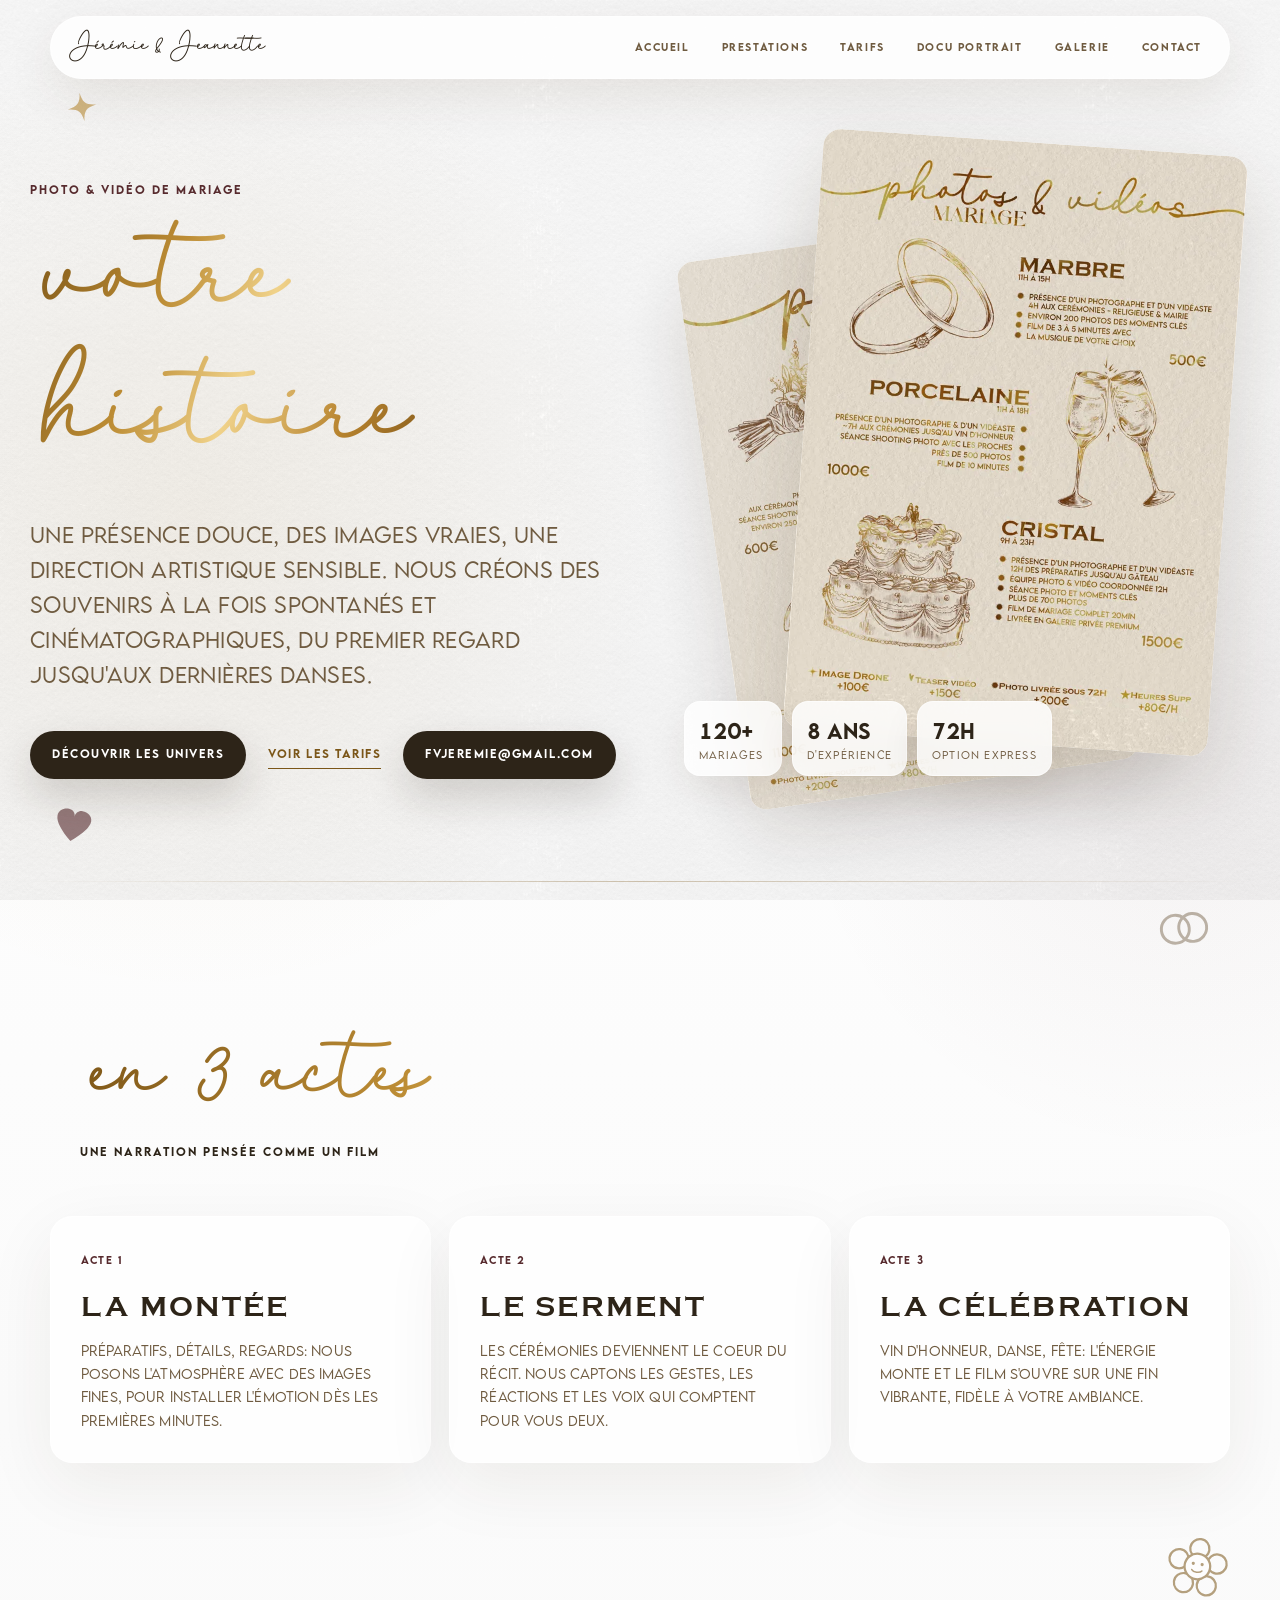
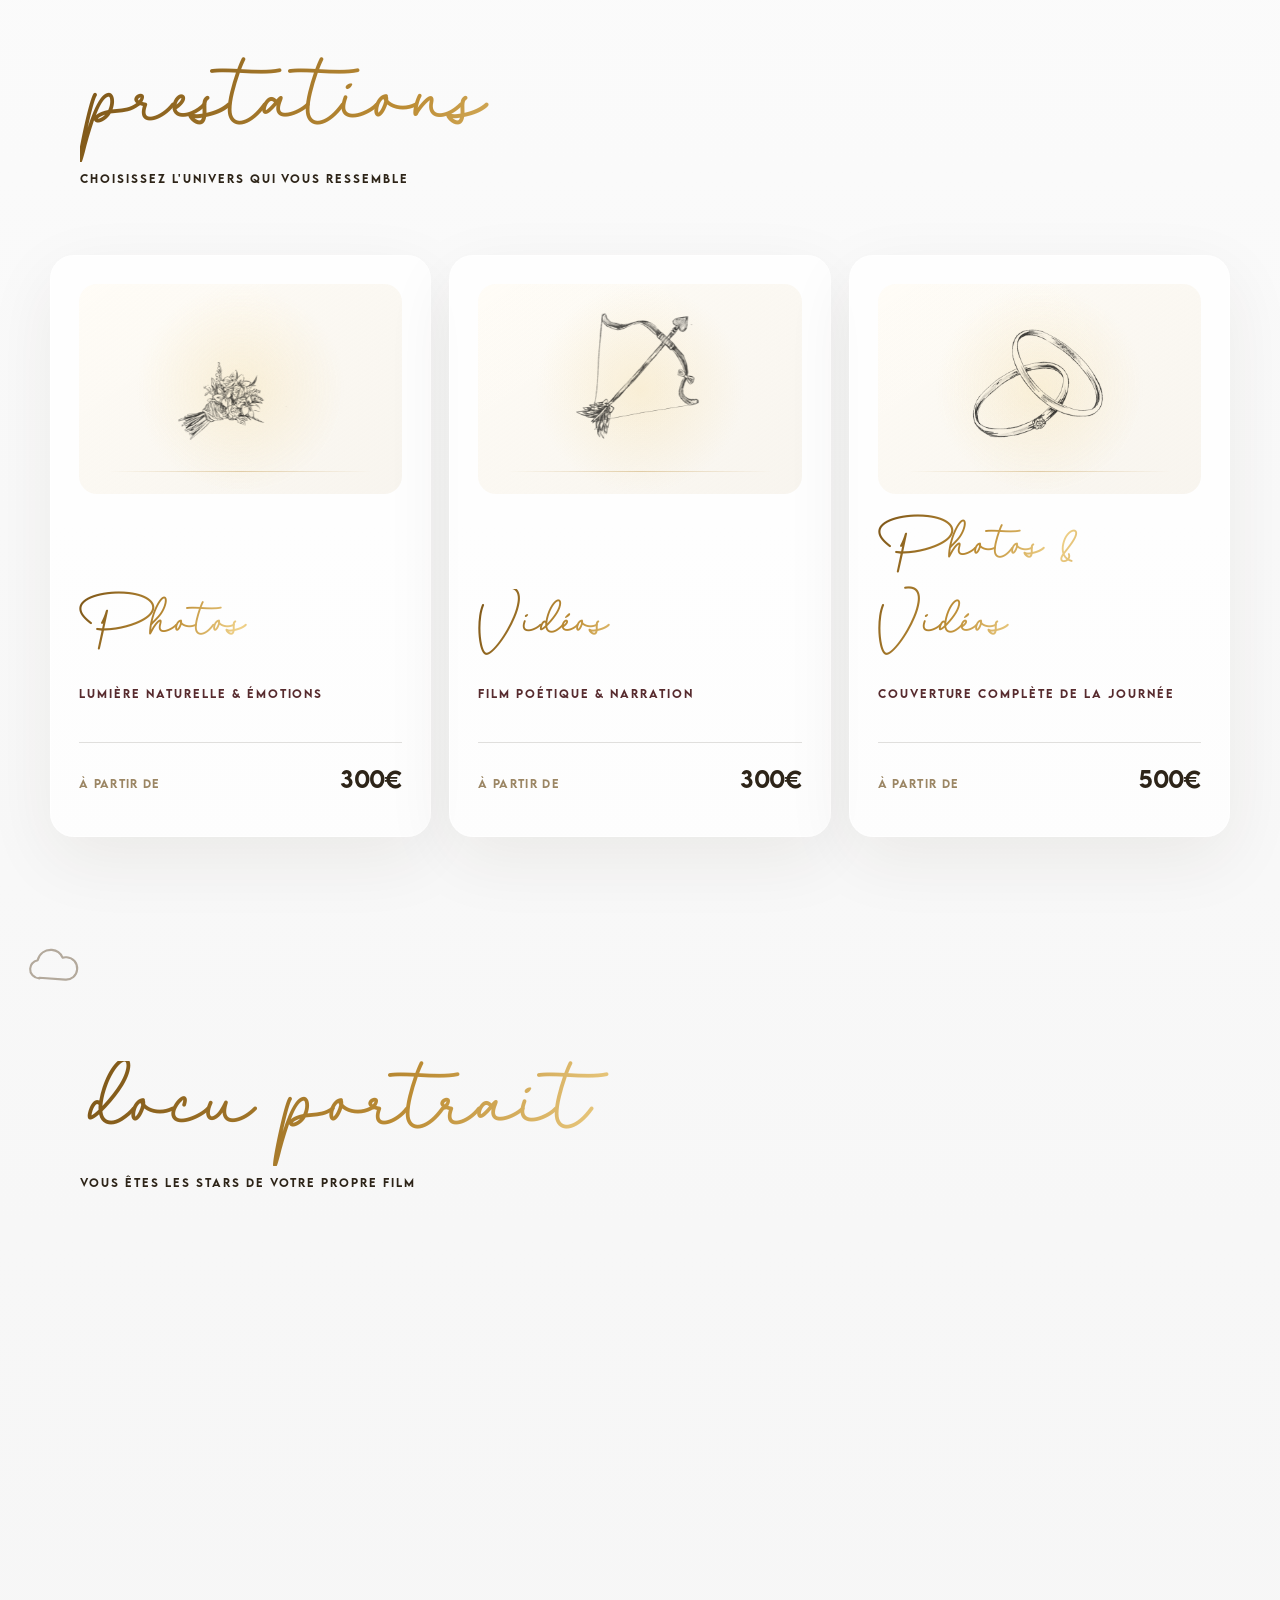
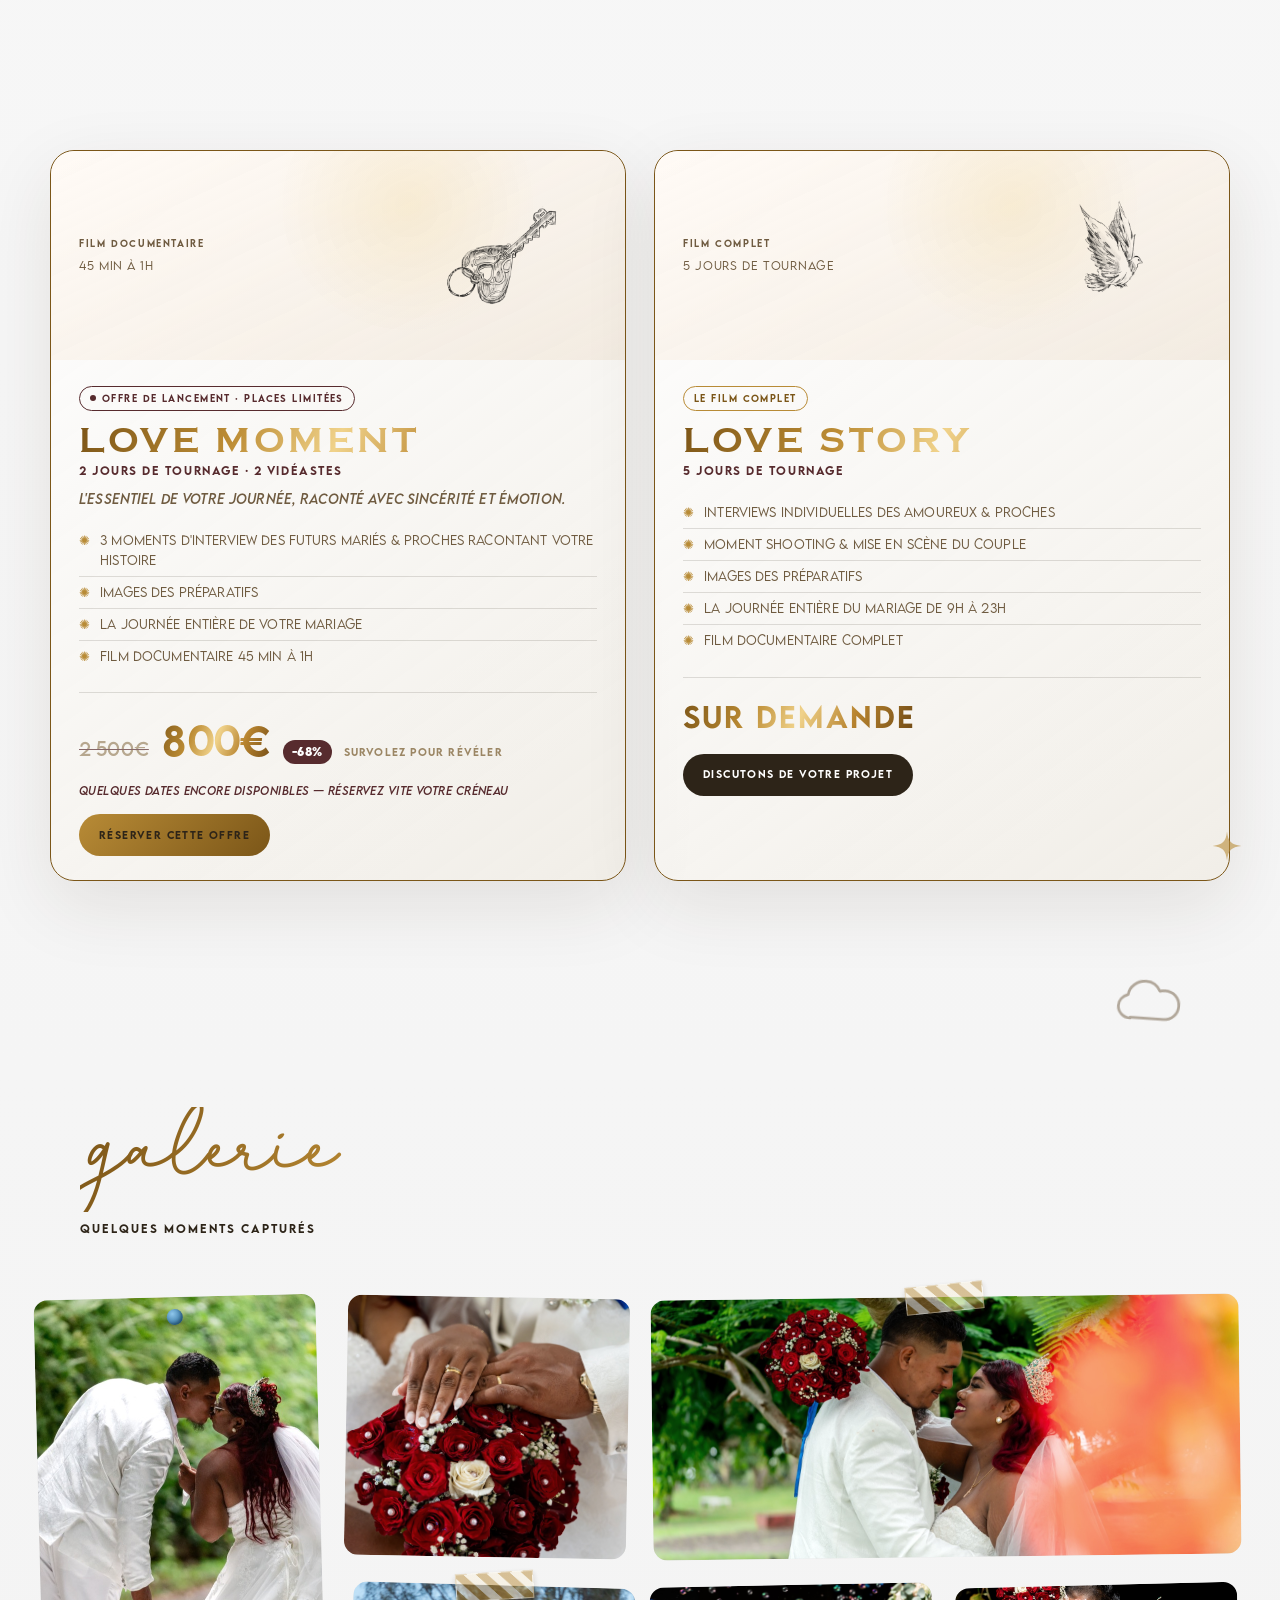
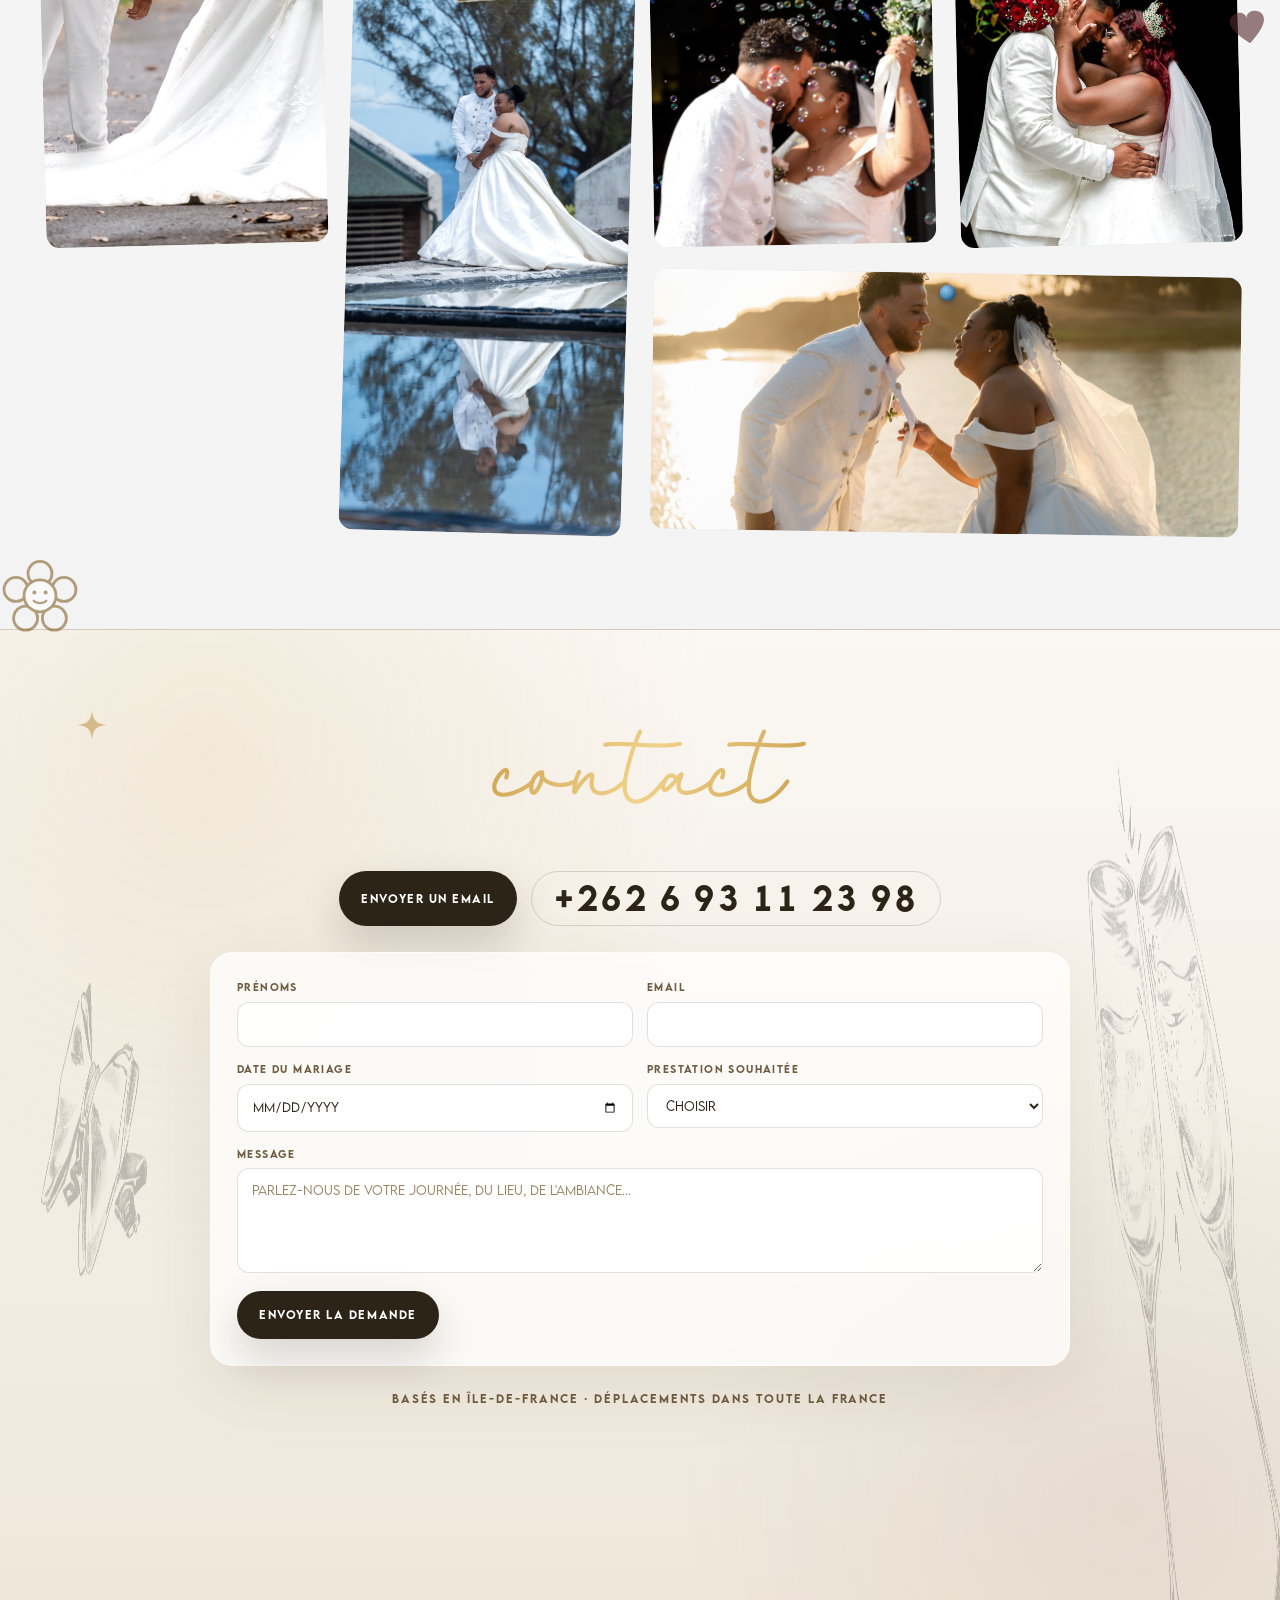
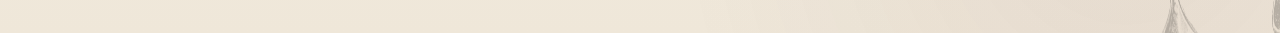
<file: index.html>
<!doctype html>
<html lang="fr">
<head>
  <meta charset="utf-8">
  <meta name="viewport" content="width=device-width, initial-scale=1">
  <title>Jérémie & Jeannette | Prestations photo et vidéo de mariage</title>
  <meta name="description" content="Prestations photo et vidéo de mariage en Île-de-France: formules élégantes, approche éditoriale et films poétiques pour raconter votre journée.">

  <link rel="icon" type="image/png" href="assets/img/meta/favicon-32.png">
  <link rel="apple-touch-icon" href="assets/img/meta/apple-touch-icon.png">

  <meta property="og:type" content="website">
  <meta property="og:title" content="Jérémie & Jeannette | Prestations photo et vidéo de mariage">
  <meta property="og:description" content="Prestations photo et vidéo de mariage en Île-de-France: formules élégantes, approche éditoriale et films poétiques pour raconter votre journée.">
  <meta property="og:image" content="https://jourjphotography.netlify.app/assets/img/meta/og-image.jpg">
  <meta property="og:locale" content="fr_FR">
  <meta property="og:url" content="https://jourjphotography.netlify.app/">

  <meta name="twitter:card" content="summary_large_image">
  <meta name="twitter:title" content="Jérémie & Jeannette | Prestations photo et vidéo de mariage">
  <meta name="twitter:description" content="Prestations photo et vidéo de mariage en Île-de-France: formules élégantes, approche éditoriale et films poétiques pour raconter votre journée.">
  <meta name="twitter:image" content="https://jourjphotography.netlify.app/assets/img/meta/og-image.jpg">

  <link rel="stylesheet" href="css/styles.css">
</head>
<body>
  <a class="skip-link" href="#accueil">Aller au contenu</a>

  <header class="topbar" role="banner">
    <a class="brand" href="#accueil">Jérémie & Jeannette</a>
    <button class="nav-toggle" type="button" aria-label="Ouvrir le menu" aria-expanded="false" aria-controls="primaryNav">
      <span></span><span></span><span></span>
    </button>
    <nav id="primaryNav" aria-label="Navigation principale">
      <a href="#accueil">Accueil</a>
      <a href="#prestations">Prestations</a>
      <a href="#gamme">Tarifs</a>
      <a href="#docu">Docu Portrait</a>
      <a href="#galerie">Galerie</a>
      <a href="#contact">Contact</a>
    </nav>
  </header>

  <main id="accueil">
    <section class="hero">
      <svg class="doodle doodle-star" viewBox="0 0 100 100" aria-hidden="true">
        <path d="M50 2 C54 36 64 46 98 50 C64 54 54 64 50 98 C46 64 36 54 2 50 C36 46 46 36 50 2Z" fill="currentColor"/>
      </svg>
      <svg class="doodle doodle-heart" viewBox="0 0 100 90" aria-hidden="true">
        <path d="M50 85 C20 60 5 40 5 25 C5 10 18 2 32 2 C42 2 50 10 50 20 C50 10 58 2 68 2 C82 2 95 10 95 25 C95 40 80 60 50 85Z" fill="currentColor"/>
      </svg>
      <div class="hero-copy reveal">
        <p class="eyebrow">Photo & vidéo de mariage</p>
        <h1 class="accroche gold-text">votre histoire</h1>
        <p class="sub">
          Une présence douce, des images vraies, une direction artistique sensible.
          Nous créons des souvenirs à la fois spontanés et cinématographiques,
          du premier regard jusqu'aux dernières danses.
        </p>
        <div class="hero-actions">
          <button id="heroInvite" class="invite" type="button">Découvrir les univers</button>
          <a class="text-link" href="#gamme">Voir les tarifs</a>
          <a class="mail" href="mailto:fvjeremie@gmail.com">fvjeremie@gmail.com</a>
        </div>
      </div>

      <div class="hero-visual reveal" aria-hidden="true">
        <img class="hero-sheet hero-sheet-main" src="assets/img/packs/photo-video.webp" alt="">
        <img class="hero-sheet hero-sheet-back" src="assets/img/packs/photo.webp" alt="">
        <div class="hero-stats">
          <span><b>120+</b> mariages</span>
          <span><b>8 ans</b> d'expérience</span>
          <span><b>72h</b> option express</span>
        </div>
      </div>
    </section>

    <section class="cinema" aria-label="Storytelling cinématographique">
      <svg class="doodle doodle-rings" viewBox="0 0 110 70" aria-hidden="true">
        <circle cx="40" cy="35" r="24" fill="none" stroke="currentColor" stroke-width="5"/>
        <circle cx="70" cy="35" r="24" fill="none" stroke="currentColor" stroke-width="5"/>
      </svg>
      <header class="page-head reveal">
        <span class="script gold-text">en 3 actes</span>
        <p class="mariage">Une narration pensée comme un film</p>
      </header>

      <div class="cinema-grid">
        <article class="cinema-card reveal">
          <span class="num">Acte 1</span>
          <h3>La montée</h3>
          <p>
            Préparatifs, détails, regards: nous posons l'atmosphère avec des images fines,
            pour installer l'émotion dès les premières minutes.
          </p>
        </article>
        <article class="cinema-card reveal">
          <span class="num">Acte 2</span>
          <h3>Le serment</h3>
          <p>
            Les cérémonies deviennent le coeur du récit. Nous captons les gestes,
            les réactions et les voix qui comptent pour vous deux.
          </p>
        </article>
        <article class="cinema-card reveal">
          <span class="num">Acte 3</span>
          <h3>La célébration</h3>
          <p>
            Vin d'honneur, danse, fête: l'énergie monte et le film s'ouvre sur une fin
            vibrante, fidèle à votre ambiance.
          </p>
        </article>
      </div>
    </section>

    <section id="prestations" class="choice" aria-label="Choisir votre univers">
      <svg class="doodle doodle-flower" viewBox="0 0 100 100" aria-hidden="true">
        <g fill="none" stroke="currentColor" stroke-width="3.5" stroke-linejoin="round">
          <circle cx="50" cy="18" r="15"/>
          <circle cx="80" cy="38" r="15"/>
          <circle cx="68" cy="74" r="15"/>
          <circle cx="32" cy="74" r="15"/>
          <circle cx="20" cy="38" r="15"/>
          <circle cx="50" cy="46" r="20" fill="var(--paper-soft)"/>
        </g>
        <circle cx="43" cy="42" r="2.5" fill="currentColor"/>
        <circle cx="57" cy="42" r="2.5" fill="currentColor"/>
        <path d="M42 52c3 4 13 4 16 0" fill="none" stroke="currentColor" stroke-width="2.5" stroke-linecap="round"/>
      </svg>
      <header class="page-head reveal">
        <span class="script gold-text">prestations</span>
        <p class="mariage">Choisissez l'univers qui vous ressemble</p>
      </header>

      <div class="choice-grid">
        <article class="choice-card" data-univers="photo" tabindex="0" aria-label="Univers photo">
          <div class="media">
            <img class="illu" src="assets/img/illustrations/Bouquet.png" alt="Illustration photo" width="1000" height="1000">
          </div>
          <h3 class="gold-text">Photos</h3>
          <p class="tag">Lumière naturelle & émotions</p>
          <p class="from">À partir de <b>300€</b></p>
        </article>

        <article class="choice-card" data-univers="video" tabindex="0" aria-label="Univers vidéo">
          <div class="media">
            <img class="illu" src="assets/img/illustrations/video/Cupidon.png" alt="Illustration vidéo" width="1000" height="1000">
          </div>
          <h3 class="gold-text">Vidéos</h3>
          <p class="tag">Film poétique & narration</p>
          <p class="from">À partir de <b>300€</b></p>
        </article>

        <article class="choice-card" data-univers="mix" tabindex="0" aria-label="Univers photo et vidéo">
          <div class="media">
            <img class="illu" src="assets/img/illustrations/Bague.png" alt="Illustration photo et vidéo" width="1000" height="1000">
          </div>
          <h3 class="gold-text">Photos & Vidéos</h3>
          <p class="tag">Couverture complète de la journée</p>
          <p class="from">À partir de <b>500€</b></p>
        </article>
      </div>
    </section>

    <section id="gamme" class="gamme" hidden aria-label="Tarifs et options">
      <header class="page-head reveal">
        <span id="gammeScript" class="script gold-text">photos</span>
        <p class="mariage">Sélectionnez une formule puis comparez les options</p>
      </header>

      <div class="gamme-shell reveal">
        <div id="gammeSwitch" class="gamme-switch" role="tablist" aria-label="Univers de prestation">
          <button type="button" role="tab" data-univers="photo" aria-pressed="true" class="is-active">Photos</button>
          <button type="button" role="tab" data-univers="video" aria-pressed="false">Vidéos</button>
          <button type="button" role="tab" data-univers="mix" aria-pressed="false">Photos & Vidéos</button>
        </div>

        <div class="gamme-main">
          <div id="packsHost" class="packs" aria-live="polite"></div>
          <div id="optionsHost" class="gamme-options" aria-label="Options"></div>
        </div>
      </div>
    </section>

    <section id="docu" class="docu" aria-label="Docu portrait mariage">
      <svg class="doodle doodle-cloud" viewBox="0 0 100 70" aria-hidden="true">
        <path d="M20 50c-8 0-14-6-14-13 0-6 4-11 10-13 1-9 9-16 19-16 7 0 13 4 16 10 2-1 4-1 6-1 9 0 16 7 16 16 0 9-7 16-16 16H20z" fill="none" stroke="currentColor" stroke-width="3" stroke-linejoin="round"/>
      </svg>
      <svg class="doodle doodle-star" viewBox="0 0 100 100" aria-hidden="true">
        <path d="M50 2 C54 36 64 46 98 50 C64 54 54 64 50 98 C46 64 36 54 2 50 C36 46 46 36 50 2Z" fill="currentColor"/>
      </svg>
      <header class="page-head reveal">
        <span class="script gold-text">docu portrait</span>
        <p class="mariage">Vous êtes les stars de votre propre film</p>
      </header>

      <!-- Pull-quote -->
      <blockquote class="docu-quote reveal">
        <span class="flare">✦</span>
        <p>
          Un pack spécial où vous devenez les <em>stars hollywoodiennes</em> de votre propre histoire.
          45 min à 1h de film documentaire: images uniques, mots sincères de vos proches,
          préparatifs, temps forts, discours émouvants, les chansons qui vous ressemblent...
          Tout ce qu'il nous faut pour conter votre amour.
        </p>
        <cite>Collection Docu Portrait — Jérémie & Jeannette</cite>
      </blockquote>

      <!-- Packs Docu -->
      <div class="docu-packs">

        <!-- LOVE MOMENT -->
        <article class="docu-pack-card docu-pack-card--prestige docu-pack-card--editorial reveal" tabindex="0" aria-label="Pack Love Moment, 800€">
          <div class="docu-pack-illu" aria-hidden="true">
            <div class="docu-pack-illu-copy">
              <span class="docu-pack-illu-kicker">film documentaire</span>
              <span class="docu-pack-illu-line">45 min à 1h</span>
            </div>
            <img class="illu" src="assets/img/illustrations/video/Clef.png" alt="" width="1000" height="1000">
          </div>
          <div class="docu-pack-body">
            <span class="docu-badge docu-badge--pulse"><span class="docu-badge-dot"></span>Offre de lancement · Places limitées</span>
            <h3 class="docu-pack-name gold-text">Love Moment</h3>
            <p class="docu-pack-sub">2 jours de tournage · 2 vidéastes</p>
            <p class="docu-pack-tagline">L'essentiel de votre journée, raconté avec sincérité et émotion.</p>
            <ul class="docu-pack-list">
              <li><span class="flare">✺</span>3 moments d'interview des futurs mariés & proches racontant votre histoire</li>
              <li><span class="flare">✺</span>Images des préparatifs</li>
              <li><span class="flare">✺</span>La journée entière de votre mariage</li>
              <li><span class="flare">✺</span>Film documentaire 45 min à 1h</li>
            </ul>
            <div class="docu-pack-price">
              <span class="docu-strike">2 500€</span>
              <span class="docu-promo gold-text">800€</span>
              <span class="docu-discount">-68%</span>
              <span class="docu-hint">Survolez pour révéler</span>
            </div>
            <p class="docu-urgency">Quelques dates encore disponibles — réservez vite votre créneau</p>
            <a class="docu-cta docu-cta--gold" href="#contact">Réserver cette offre</a>
          </div>
        </article>

        <!-- LOVE STORY -->
        <article class="docu-pack-card docu-pack-card--prestige docu-pack-card--editorial reveal" tabindex="0" aria-label="Pack Love Story, prix sur demande">
          <div class="docu-pack-illu" aria-hidden="true">
            <div class="docu-pack-illu-copy">
              <span class="docu-pack-illu-kicker">film complet</span>
              <span class="docu-pack-illu-line">5 jours de tournage</span>
            </div>
            <img class="illu" src="assets/img/illustrations/video/Colombe.png" alt="" width="1000" height="1000">
          </div>
          <div class="docu-pack-body">
            <span class="docu-badge docu-badge--prestige">Le film complet</span>
            <h3 class="docu-pack-name gold-text">Love Story</h3>
            <p class="docu-pack-sub">5 jours de tournage</p>
            <ul class="docu-pack-list">
              <li><span class="flare">✺</span>Interviews individuelles des amoureux & proches</li>
              <li><span class="flare">✺</span>Moment shooting & mise en scène du couple</li>
              <li><span class="flare">✺</span>Images des préparatifs</li>
              <li><span class="flare">✺</span>La journée entière du mariage de 9h à 23h</li>
              <li><span class="flare">✺</span>Film documentaire complet</li>
            </ul>
            <div class="docu-pack-price">
              <span class="docu-onreq gold-text">Sur demande</span>
            </div>
            <a class="docu-cta" href="#contact">Discutons de votre projet</a>
          </div>
        </article>

      </div>
    </section>
  </main>

  <section id="galerie" class="galerie" aria-label="Galerie photos">
    <svg class="doodle doodle-cloud" viewBox="0 0 100 70" aria-hidden="true">
      <path d="M20 50c-8 0-14-6-14-13 0-6 4-11 10-13 1-9 9-16 19-16 7 0 13 4 16 10 2-1 4-1 6-1 9 0 16 7 16 16 0 9-7 16-16 16H20z" fill="none" stroke="currentColor" stroke-width="3" stroke-linejoin="round"/>
    </svg>
    <svg class="doodle doodle-heart" viewBox="0 0 100 90" aria-hidden="true">
      <path d="M50 85 C20 60 5 40 5 25 C5 10 18 2 32 2 C42 2 50 10 50 20 C50 10 58 2 68 2 C82 2 95 10 95 25 C95 40 80 60 50 85Z" fill="currentColor"/>
    </svg>
    <svg class="doodle doodle-flower" viewBox="0 0 100 100" aria-hidden="true">
      <g fill="none" stroke="currentColor" stroke-width="3.5" stroke-linejoin="round">
        <circle cx="50" cy="18" r="15"/>
        <circle cx="80" cy="38" r="15"/>
        <circle cx="68" cy="74" r="15"/>
        <circle cx="32" cy="74" r="15"/>
        <circle cx="20" cy="38" r="15"/>
        <circle cx="50" cy="46" r="20" fill="var(--paper-soft)"/>
      </g>
      <circle cx="43" cy="42" r="2.5" fill="currentColor"/>
      <circle cx="57" cy="42" r="2.5" fill="currentColor"/>
      <path d="M42 52c3 4 13 4 16 0" fill="none" stroke="currentColor" stroke-width="2.5" stroke-linecap="round"/>
    </svg>

    <header class="page-head reveal">
      <span class="script gold-text">galerie</span>
      <p class="mariage">Quelques moments capturés</p>
    </header>

    <div class="galerie-grid reveal">
      <figure class="gal-item gal-tall pin">
        <img src="assets/img/gallery/DSC05662.jpg" alt="Moment de mariage" loading="lazy" width="1600" height="1066">
      </figure>
      <figure class="gal-item">
        <img src="assets/img/gallery/DSC04940.jpg" alt="Moment de mariage" loading="lazy" width="1600" height="1066">
      </figure>
      <figure class="gal-item gal-wide tape">
        <img src="assets/img/gallery/DSC05171.jpg" alt="Moment de mariage" loading="lazy" width="1600" height="1066">
      </figure>
      <figure class="gal-item gal-tall tape">
        <img src="assets/img/gallery/ILCE-7M4099.jpg" alt="Moment de mariage" loading="lazy" width="1066" height="1600">
      </figure>
      <figure class="gal-item">
        <img src="assets/img/gallery/DSC08871.jpg" alt="Moment de mariage" loading="lazy" width="1600" height="1066">
      </figure>
      <figure class="gal-item gal-wide pin">
        <img src="assets/img/gallery/DSC09222.jpg" alt="Moment de mariage" loading="lazy" width="1600" height="1066">
      </figure>
      <figure class="gal-item">
        <img src="assets/img/gallery/DSC05604.jpg" alt="Moment de mariage" loading="lazy" width="1066" height="1600">
      </figure>
    </div>
  </section>

  <footer id="contact" class="contact" aria-label="Contact">
    <img class="corner bl" src="assets/img/illustrations/Noeud.png" alt="" width="1000" height="1000">
    <img class="corner r" src="assets/img/illustrations/Champagne.png" alt="" width="1000" height="1000">
    <svg class="doodle doodle-star" viewBox="0 0 100 100" aria-hidden="true">
      <path d="M50 2 C54 36 64 46 98 50 C64 54 54 64 50 98 C46 64 36 54 2 50 C36 46 46 36 50 2Z" fill="currentColor"/>
    </svg>

    <h2 class="gold-text reveal">contact</h2>
    <div class="contact-actions reveal">
      <a class="mail" href="mailto:fvjeremie@gmail.com">Envoyer un email</a>
      <a class="tel" href="tel:+262693112398">+262 6 93 11 23 98</a>
    </div>
    <form id="contactForm" class="contact-form reveal" aria-label="Formulaire de contact">
      <div class="field">
        <label for="prenom">Prénoms</label>
        <input id="prenom" name="prenom" type="text" autocomplete="name" required>
      </div>
      <div class="field">
        <label for="email">Email</label>
        <input id="email" name="email" type="email" autocomplete="email" required>
      </div>
      <div class="field">
        <label for="dateMariage">Date du mariage</label>
        <input id="dateMariage" name="dateMariage" type="date" required>
      </div>
      <div class="field">
        <label for="univers">Prestation souhaitée</label>
        <select id="univers" name="univers" required>
          <option value="">Choisir</option>
          <option value="Photos">Photos</option>
          <option value="Vidéos">Vidéos</option>
          <option value="Photos & Vidéos">Photos & Vidéos</option>
        </select>
      </div>
      <div class="field full">
        <label for="message">Message</label>
        <textarea id="message" name="message" rows="4" placeholder="Parlez-nous de votre journée, du lieu, de l'ambiance..."></textarea>
      </div>
      <button class="invite" type="submit">Envoyer la demande</button>
      <p id="formStatus" class="form-status" role="status" aria-live="polite"></p>
    </form>
    <p class="zone reveal">Basés en Île-de-France · Déplacements dans toute la France</p>
    <p class="sign gold-text reveal">Jérémie & Jeannette</p>
  </footer>

  <script src="js/main.js" defer></script>
</body>
</html>
</file>
<file: css/styles.css>
/* Jérémie & Jeannette — Mariage · Photo & Vidéo */

@font-face { font-family: 'Pretty Dahlia'; src: url('../assets/fonts/Pretty Dahlia.otf') format('opentype'); font-display: swap; }
@font-face { font-family: 'Copperplate Gothic'; src: url('../assets/fonts/COPRGTL.TTF') format('truetype'); font-weight: 300; font-display: swap; }
@font-face { font-family: 'Copperplate Gothic'; src: url('../assets/fonts/COPRGTB.TTF') format('truetype'); font-weight: 700; font-display: swap; }
@font-face { font-family: 'LEMON MILK'; src: url('../assets/fonts/LEMONMILK-Light.otf') format('opentype'); font-weight: 300; font-display: swap; }
@font-face { font-family: 'LEMON MILK'; src: url('../assets/fonts/LEMONMILK-Regular.otf') format('opentype'); font-weight: 400; font-display: swap; }
@font-face { font-family: 'LEMON MILK'; src: url('../assets/fonts/LEMONMILK-RegularItalic.otf') format('opentype'); font-weight: 400; font-style: italic; font-display: swap; }
@font-face { font-family: 'LEMON MILK'; src: url('../assets/fonts/LEMONMILK-Medium.otf') format('opentype'); font-weight: 500; font-display: swap; }
@font-face { font-family: 'LEMON MILK'; src: url('../assets/fonts/LEMONMILK-Bold.otf') format('opentype'); font-weight: 700; font-display: swap; }
@font-face { font-family: 'FcoFlares'; src: url('../assets/fonts/FcoFlares.TTF') format('truetype'); font-display: swap; }

:root {
  --paper: #f7f7f7;
  --paper-soft: #ffffff;
  --paper-warm: #efefef;
  --ink: #2d2418;
  --ink-soft: #6f5b40;
  --muted: #9b8664;
  --gold: #b88b36;
  --gold-deep: #7b5618;
  --gold-hi: #f0d28a;
  --wine: #572b2e;
  --line: rgba(45, 36, 24, .14);
  --line-strong: rgba(123, 86, 24, .32);
  --glass: rgba(255, 250, 239, .72);
  --shadow: 0 28px 80px rgba(63, 42, 16, .16);
  --script: 'Pretty Dahlia', cursive;
  --display: 'Copperplate Gothic', serif;
  --sans: 'LEMON MILK', system-ui, sans-serif;
  --flare: 'FcoFlares', serif;
  --gold-grad: linear-gradient(112deg, #7c5517 0%, #bd8d35 30%, #f0d28a 50%, #b7832e 72%, #6b4613 100%);
  --ease: cubic-bezier(.22, 1, .36, 1);
}

* { box-sizing: border-box; }
html { scroll-behavior: smooth; }
body {
  margin: 0;
  min-width: 320px;
  background:
    radial-gradient(circle at 15% 8%, rgba(184, 139, 54, .08), transparent 30rem),
    radial-gradient(circle at 92% 12%, rgba(87, 43, 46, .05), transparent 24rem),
    linear-gradient(180deg, #ffffff, #f7f7f7 44%, #f2f2f2);
  color: var(--ink);
  font-family: var(--sans);
  font-size: 14px;
  font-weight: 300;
  line-height: 1.65;
  letter-spacing: .01em;
  -webkit-font-smoothing: antialiased;
  text-rendering: optimizeLegibility;
}

body::before {
  content: '';
  position: fixed;
  inset: 0;
  z-index: -1;
  background: url('../assets/img/textures/paper-texture.png') repeat;
  background-size: 560px;
  opacity: .12;
  mix-blend-mode: multiply;
  pointer-events: none;
}

img { display: block; max-width: 100%; }
a { color: inherit; text-decoration: none; }
button { border: 0; font: inherit; cursor: pointer; color: inherit; }

.skip-link {
  position: fixed;
  left: 1rem;
  top: 1rem;
  z-index: 100;
  padding: .7rem 1rem;
  background: var(--ink);
  color: var(--paper-soft);
  transform: translateY(-180%);
  transition: transform .25s ease;
}
.skip-link:focus { transform: translateY(0); }

.gold-text {
  background: var(--gold-grad);
  -webkit-background-clip: text;
  background-clip: text;
  color: transparent;
  -webkit-text-fill-color: transparent;
}

.flare {
  font-family: var(--flare);
  color: var(--gold);
  font-size: 1.1em;
  line-height: 1;
}

.illu { mix-blend-mode: multiply; }

.topbar {
  position: fixed;
  top: 16px;
  left: 50%;
  z-index: 40;
  width: min(calc(100% - 32px), 1180px);
  transform: translateX(-50%);
  display: flex;
  align-items: center;
  justify-content: space-between;
  gap: 20px;
  padding: 12px 14px 12px 18px;
  border: 1px solid rgba(255, 255, 255, .5);
  border-radius: 999px;
  background: rgba(255, 255, 255, .82);
  box-shadow: 0 18px 50px rgba(63, 42, 16, .09);
  backdrop-filter: blur(18px);
}
.topbar .brand {
  font-family: var(--script);
  font-size: 30px;
  line-height: 1;
  white-space: nowrap;
}
.topbar nav {
  display: flex;
  align-items: center;
  gap: 6px;
}
.topbar nav a {
  position: relative;
  padding: 10px 13px;
  border-radius: 999px;
  color: var(--ink-soft);
  font-size: 10px;
  font-weight: 500;
  letter-spacing: .16em;
  text-transform: uppercase;
  transition: color .25s ease, background .25s ease;
}
.topbar nav a:hover,
.topbar nav a:focus-visible {
  background: rgba(184, 139, 54, .12);
  color: var(--gold-deep);
}

.nav-toggle {
  display: none;
  flex-direction: column;
  align-items: center;
  justify-content: center;
  gap: 5px;
  width: 40px;
  height: 40px;
  padding: 0;
  border: 1px solid rgba(184, 139, 54, .3);
  border-radius: 999px;
  background: rgba(255, 255, 255, .6);
  cursor: pointer;
}
.nav-toggle span {
  display: block;
  width: 18px;
  height: 2px;
  border-radius: 2px;
  background: var(--ink);
  transition: transform .25s ease, opacity .25s ease;
}
.nav-toggle[aria-expanded="true"] span:nth-child(1) {
  transform: translateY(7px) rotate(45deg);
}
.nav-toggle[aria-expanded="true"] span:nth-child(2) {
  opacity: 0;
}
.nav-toggle[aria-expanded="true"] span:nth-child(3) {
  transform: translateY(-7px) rotate(-45deg);
}

.hero {
  position: relative;
  min-height: 100dvh;
  display: grid;
  grid-template-columns: minmax(0, 1.02fr) minmax(320px, .98fr);
  align-items: center;
  gap: clamp(28px, 5vw, 84px);
  width: min(100% - 40px, 1220px);
  margin: 0 auto;
  padding: 120px 0 76px;
}
.hero::after {
  content: '';
  position: absolute;
  left: 0;
  right: 0;
  bottom: 34px;
  height: 1px;
  background: linear-gradient(90deg, transparent, var(--line-strong), transparent);
}
.hero-copy { position: relative; z-index: 2; }
.hero .eyebrow,
.page-head .mariage,
.choice-card .tag,
.pack .hours,
.pack .price .label,
.gamme-options .name,
.contact .zone {
  font-size: 11px;
  font-weight: 500;
  letter-spacing: .18em;
  text-transform: uppercase;
}
.hero .eyebrow {
  margin: 0 0 18px;
  color: var(--wine);
}
.hero .accroche {
  max-width: 9ch;
  margin: 0;
  padding-left: .08em;
  font-family: var(--script);
  font-size: clamp(78px, 13vw, 168px);
  font-weight: 400;
  line-height: .82;
  text-wrap: balance;
}
.hero .sub {
  max-width: 610px;
  margin: 28px 0 0;
  color: var(--ink-soft);
  font-size: clamp(16px, 1.6vw, 22px);
  font-weight: 300;
  line-height: 1.7;
  letter-spacing: .02em;
  text-wrap: pretty;
}
.hero-actions {
  display: flex;
  flex-wrap: wrap;
  align-items: center;
  gap: 14px 22px;
  margin-top: 38px;
}
.invite,
.mail {
  display: inline-flex;
  align-items: center;
  justify-content: center;
  min-height: 48px;
  padding: 0 22px;
  border-radius: 999px;
  background: var(--ink);
  color: var(--paper-soft);
  box-shadow: 0 18px 40px rgba(45, 36, 24, .18);
  font-size: 11px;
  font-weight: 500;
  letter-spacing: .14em;
  text-transform: uppercase;
  transition: transform .25s var(--ease), box-shadow .25s ease, background .25s ease;
}
.invite:hover,
.mail:hover {
  transform: translateY(-2px);
  background: var(--wine);
  box-shadow: 0 24px 54px rgba(87, 43, 46, .2);
}
.invite:active,
.mail:active { transform: translateY(0) scale(.98); }
.text-link {
  position: relative;
  color: var(--gold-deep);
  font-size: 11px;
  font-weight: 500;
  letter-spacing: .14em;
  text-transform: uppercase;
}
.text-link::after {
  content: '';
  position: absolute;
  left: 0;
  right: 0;
  bottom: -5px;
  height: 1px;
  background: currentColor;
  transform-origin: left;
  transition: transform .25s ease;
}
.text-link:hover::after { transform: scaleX(.62); }

.hero-visual {
  position: relative;
  min-height: clamp(480px, 63vw, 720px);
  perspective: 1000px;
}
.hero-sheet {
  position: absolute;
  width: min(75%, 430px);
  border-radius: 18px;
  box-shadow: var(--shadow);
  background: var(--paper-soft);
}
.hero-sheet-main {
  right: 4%;
  top: 3%;
  z-index: 2;
  transform: rotate(4deg);
}
.hero-sheet-back {
  left: 2%;
  bottom: 4%;
  opacity: .88;
  transform: rotate(-8deg) scale(.92);
  filter: saturate(.9);
}
.hero-stats {
  position: absolute;
  left: 0;
  bottom: 64px;
  z-index: 3;
  display: flex;
  gap: 10px;
}
.hero-stats span {
  min-width: 98px;
  padding: 12px 14px;
  border: 1px solid rgba(255, 255, 255, .55);
  border-radius: 16px;
  background: rgba(255, 255, 255, .82);
  box-shadow: 0 16px 38px rgba(63, 42, 16, .08);
  color: var(--ink-soft);
  font-size: 10px;
  letter-spacing: .12em;
  text-transform: uppercase;
  backdrop-filter: blur(14px);
}
.hero-stats b {
  display: block;
  color: var(--ink);
  font-size: 20px;
  font-weight: 500;
  letter-spacing: 0;
  font-variant-numeric: tabular-nums;
}

.page-head {
  width: min(100% - 40px, 1120px);
  margin: 0 auto;
  padding: 88px 0 8px;
  text-align: left;
}
.page-head .script {
  display: block;
  padding-left: .08em;
  font-family: var(--script);
  font-size: clamp(68px, 10vw, 138px);
  line-height: .82;
}
.page-head .mariage {
  margin-top: 8px;
  color: var(--ink);
}

.choice {
  position: relative;
  padding: 18px 0 108px;
}

.cinema {
  position: relative;
  padding: 26px 0 88px;
}
.cinema-grid {
  display: grid;
  grid-template-columns: repeat(3, minmax(0, 1fr));
  gap: 18px;
  width: min(100% - 40px, 1180px);
  margin: 36px auto 0;
}
.cinema-card {
  padding: 30px;
  border: 1px solid rgba(255, 255, 255, .58);
  border-radius: 22px;
  background: rgba(255, 255, 255, .72);
  box-shadow: 0 22px 70px rgba(63, 42, 16, .07);
}
.cinema-card .num {
  display: inline-block;
  color: var(--wine);
  font-size: 10px;
  font-weight: 500;
  letter-spacing: .16em;
  text-transform: uppercase;
}
.cinema-card h3 {
  margin: 14px 0 8px;
  font-family: var(--display);
  font-size: clamp(22px, 2.2vw, 30px);
  letter-spacing: .08em;
  text-transform: uppercase;
}
.cinema-card p {
  margin: 0;
  color: var(--ink-soft);
  font-size: 13px;
  line-height: 1.8;
}

.choice-grid {
  display: grid;
  grid-template-columns: repeat(3, minmax(0, 1fr));
  gap: 18px;
  width: min(100% - 40px, 1180px);
  margin: 48px auto 0;
}
.choice-card {
  position: relative;
  display: grid;
  grid-template-rows: auto 1fr auto auto;
  min-height: 430px;
  overflow: hidden;
  padding: 28px;
  border: 1px solid rgba(255, 255, 255, .58);
  border-radius: 24px;
  background: rgba(255, 255, 255, .72);
  box-shadow: 0 22px 70px rgba(63, 42, 16, .07);
  text-align: left;
  opacity: 0;
  transform: translateY(34px);
  transition: opacity .75s var(--ease), transform .75s var(--ease), box-shadow .28s ease, border-color .28s ease;
}
.choice-card.in { opacity: 1; transform: none; }
.choice-card:nth-child(2).in { transition-delay: .08s; }
.choice-card:nth-child(3).in { transition-delay: .16s; }
.choice-card:hover {
  border-color: rgba(184, 139, 54, .42);
  box-shadow: 0 30px 84px rgba(63, 42, 16, .16);
  transform: translateY(-6px);
}
.choice-card .media {
  position: relative;
  height: 210px;
  display: grid;
  place-items: center;
  overflow: visible;
  border-radius: 18px;
  background:
    radial-gradient(circle at 50% 50%, rgba(240, 210, 138, .28), transparent 54%),
    linear-gradient(145deg, rgba(255, 250, 239, .52), rgba(221, 203, 169, .18));
}
.choice-card .media::after {
  content: '';
  position: absolute;
  inset: auto 9% 22px;
  height: 1px;
  background: linear-gradient(90deg, transparent, rgba(184, 139, 54, .38), transparent);
  border: 0;
  border-radius: 0;
}
.choice-card .media img {
  position: relative;
  z-index: 1;
  width: auto;
  max-width: 74%;
  max-height: 170px;
  height: auto;
  object-fit: contain;
  opacity: .82;
  transform: translateY(-6px) scale(1);
  transition: transform .7s var(--ease);
}
.choice-card:hover .media img { transform: translateY(-10px) scale(1.08) rotate(-2deg); }
.choice-card h3 {
  align-self: end;
  margin: 18px 0 8px;
  font-family: var(--script);
  font-size: clamp(48px, 5vw, 72px);
  font-weight: 400;
  line-height: 1.2;
}
.choice-card .tag { color: var(--wine); }
.choice-card .from {
  display: flex;
  align-items: baseline;
  justify-content: space-between;
  gap: 16px;
  margin-top: 28px;
  padding-top: 18px;
  border-top: 1px solid var(--line);
  color: var(--muted);
  font-size: 11px;
  font-weight: 500;
  letter-spacing: .12em;
  text-transform: uppercase;
}
.choice-card .from b {
  color: var(--ink);
  font-size: 22px;
  font-weight: 500;
  letter-spacing: 0;
  font-variant-numeric: tabular-nums;
}

.gamme {
  padding: 22px 0 112px;
  background: linear-gradient(180deg, rgba(255, 255, 255, .18), rgba(240, 238, 234, .14));
}
.gamme-shell {
  width: min(100% - 40px, 1240px);
  margin: 28px auto 0;
}
.gamme-main { min-width: 0; }
.gamme-switch {
  display: grid;
  grid-template-columns: repeat(3, minmax(0, 1fr));
  gap: 8px;
  max-width: 760px;
  margin: 0 auto 28px;
  padding: 7px;
  border: 1px solid rgba(255, 255, 255, .6);
  border-radius: 22px;
  background: rgba(255, 255, 255, .78);
  box-shadow: 0 18px 48px rgba(63, 42, 16, .08);
  backdrop-filter: blur(14px);
}
.gamme-switch button {
  min-height: 46px;
  padding: 0 14px;
  border-radius: 16px;
  background: transparent;
  color: var(--ink-soft);
  font-size: 11px;
  font-weight: 500;
  letter-spacing: .12em;
  text-transform: uppercase;
  transition: background .24s ease, color .24s ease, transform .24s var(--ease), box-shadow .24s ease;
}
.gamme-switch button:hover {
  background: rgba(184, 139, 54, .1);
  color: var(--gold-deep);
}
.gamme-switch button.is-active {
  background: var(--ink);
  color: var(--paper-soft);
  box-shadow: 0 12px 28px rgba(45, 36, 24, .16);
}
.gamme-switch button:active {
  transform: scale(.98);
}
.packs {
  display: grid;
  grid-template-columns: repeat(2, minmax(0, 1fr));
  gap: 18px;
}
.packs.three { grid-template-columns: repeat(3, minmax(0, 1fr)); }

.pack {
  position: relative;
  overflow: hidden;
  min-height: 390px;
  padding: 30px;
  border: 1px solid rgba(255, 255, 255, .56);
  border-radius: 22px;
  background:
    linear-gradient(145deg, rgba(255, 255, 255, .92), rgba(240, 238, 234, .62)),
    var(--paper-soft);
  box-shadow: 0 20px 64px rgba(63, 42, 16, .09);
  outline: none;
  transition: transform .28s var(--ease), box-shadow .28s ease, border-color .28s ease;
}
.pack:hover,
.pack:focus-within,
.pack.revealed {
  transform: translateY(-5px);
  border-color: rgba(184, 139, 54, .45);
  box-shadow: 0 32px 80px rgba(63, 42, 16, .16);
}
.pack .illu-side {
  position: absolute;
  right: -42px;
  bottom: -44px;
  width: min(48%, 210px);
  opacity: .18;
  pointer-events: none;
  transition: opacity .35s ease, transform .5s var(--ease);
}
.pack:hover .illu-side,
.pack:focus-within .illu-side,
.pack.revealed .illu-side {
  opacity: .34;
  transform: rotate(-4deg) scale(1.05);
}
.pack h4 {
  position: relative;
  z-index: 1;
  margin: 0;
  font-family: var(--display);
  font-size: clamp(25px, 2.4vw, 34px);
  font-weight: 700;
  line-height: 1;
  letter-spacing: .08em;
  text-transform: uppercase;
  text-wrap: balance;
}
.pack .hours {
  position: relative;
  z-index: 1;
  margin: 10px 0 22px;
  color: var(--wine);
}
.pack ul {
  position: relative;
  z-index: 1;
  margin: 0;
  padding: 0;
  list-style: none;
}
.pack li {
  display: flex;
  gap: 10px;
  align-items: baseline;
  padding: 7px 0;
  color: var(--ink-soft);
  font-size: 12px;
  font-weight: 300;
  line-height: 1.65;
  letter-spacing: .03em;
  text-transform: none;
}
.pack li .flare { flex: 0 0 auto; }
.pack .price {
  position: relative;
  z-index: 1;
  display: flex;
  align-items: baseline;
  gap: 12px;
  margin-top: 24px;
  padding-top: 18px;
  border-top: 1px solid var(--line);
}
.pack .price .label { color: var(--muted); }
.pack .price .amount {
  font-size: clamp(27px, 3vw, 36px);
  font-weight: 500;
  letter-spacing: 0;
  filter: blur(8px);
  opacity: .55;
  transition: filter .35s var(--ease), opacity .35s ease;
  font-variant-numeric: tabular-nums;
}
.pack:hover .price .amount,
.pack:focus-within .price .amount,
.pack.revealed .price .amount {
  filter: blur(0);
  opacity: 1;
}
.pack .price .hint {
  margin-left: auto;
  color: var(--muted);
  font-size: 10px;
  font-weight: 500;
  letter-spacing: .12em;
  text-transform: uppercase;
  transition: opacity .25s ease;
}
.pack:hover .price .hint,
.pack:focus-within .price .hint,
.pack.revealed .price .hint { opacity: 0; }
.pack .price .strike {
  margin-right: 8px;
  color: var(--muted);
  font-size: .6em;
  text-decoration: line-through;
}
.price-on-request {
  font-size: 20px !important;
  letter-spacing: .08em !important;
}

.gamme-options {
  display: flex;
  flex-wrap: wrap;
  justify-content: center;
  gap: 12px;
  margin-top: 28px;
}
.gamme-options .opt {
  display: inline-flex;
  align-items: center;
  gap: 10px;
  padding: 12px 15px;
  border: 1px solid var(--line);
  border-radius: 999px;
  background: rgba(255, 255, 255, .68);
}
.gamme-options .name { color: var(--ink-soft); }
.gamme-options .val {
  color: var(--gold-deep);
  font-size: 15px;
  font-weight: 500;
  font-variant-numeric: tabular-nums;
}

.docu {
  position: relative;
  padding: 28px 0 112px;
}

/* --- Packs Docu Portrait --- */
.docu-packs {
  display: grid;
  grid-template-columns: repeat(2, minmax(0, 1fr));
  gap: 28px;
  width: min(100% - 40px, 1180px);
  margin: 44px auto 0;
}
.docu-pack-card {
  position: relative;
  overflow: hidden;
  display: flex;
  flex-direction: column;
  border: 1px solid rgba(184, 139, 54, .28);
  border-radius: 24px;
  background: rgba(255, 255, 255, .84);
  box-shadow: 0 24px 72px rgba(63, 42, 16, .10);
  outline: none;
  transition: transform .28s var(--ease), box-shadow .28s ease, border-color .28s ease;
}
.docu-pack-card:hover,
.docu-pack-card:focus-within {
  transform: translateY(-6px);
  border-color: rgba(184, 139, 54, .55);
  box-shadow: 0 36px 90px rgba(63, 42, 16, .16);
}
.docu-pack-card--prestige {
  border-color: var(--gold-deep);
  background: linear-gradient(145deg, rgba(255,255,255,.92), rgba(240,236,228,.78));
}
.docu-pack-illu {
  display: flex;
  flex-direction: row;
  align-items: center;
  justify-content: space-between;
  gap: 18px;
  background:
    radial-gradient(circle at 50% 60%, rgba(240, 210, 138, .32), transparent 68%),
    linear-gradient(160deg, rgba(255,250,235,.6), rgba(225,210,178,.2));
  border-radius: 24px 24px 0 0;
  padding: 22px 28px;
}
.docu-pack-card--cinema .docu-pack-illu {
  background:
    radial-gradient(circle at 30% 30%, rgba(240, 210, 138, .34), transparent 36%),
    radial-gradient(circle at 78% 78%, rgba(87, 43, 46, .20), transparent 34%),
    linear-gradient(150deg, rgba(56, 35, 15, .96), rgba(104, 71, 28, .84));
  color: var(--paper-soft);
}
.docu-pack-card--editorial .docu-pack-illu {
  background:
    radial-gradient(circle at 62% 25%, rgba(240, 210, 138, .26), transparent 34%),
    linear-gradient(155deg, rgba(255,250,245,.92), rgba(241,232,220,.78));
}
.docu-pack-illu-copy {
  display: flex;
  flex-direction: column;
  gap: 6px;
  max-width: 16ch;
  color: var(--ink-soft);
  text-transform: uppercase;
}
.docu-pack-card--cinema .docu-pack-illu-copy {
  color: rgba(255, 250, 239, .88);
}
.docu-pack-illu-kicker {
  font-size: 9px;
  font-weight: 500;
  letter-spacing: .18em;
}
.docu-pack-illu-line {
  font-size: 11px;
  line-height: 1.6;
  letter-spacing: .08em;
}
.docu-pack-illu img {
  align-self: center;
  width: min(40%, 150px);
  height: auto;
  opacity: .9;
  transition: transform .5s var(--ease), opacity .35s ease;
}
.docu-pack-card--cinema .docu-pack-illu img {
  width: min(40%, 170px);
  opacity: .98;
  filter: drop-shadow(0 8px 22px rgba(0, 0, 0, .20));
}
.docu-pack-card--prestige .docu-pack-illu img {
  width: min(40%, 165px);
}

.docu-pack-card--cinema .docu-pack-pack-body,
.docu-pack-card--cinema .docu-pack-body {
  background: linear-gradient(180deg, rgba(255,255,255,.04), rgba(255,255,255,0));
}
.docu-pack-card--cinema .docu-pack-body .docu-badge,
.docu-pack-card--cinema .docu-pack-body .docu-pack-sub,
.docu-pack-card--cinema .docu-pack-body .docu-pack-tagline,
.docu-pack-card--cinema .docu-pack-body .docu-pack-list li,
.docu-pack-card--cinema .docu-pack-body .docu-hint,
.docu-pack-card--cinema .docu-pack-body .docu-urgency,
.docu-pack-card--cinema .docu-pack-body .docu-strike {
  color: rgba(255, 250, 239, .82);
}
.docu-pack-card--cinema .docu-pack-body .docu-pack-name,
.docu-pack-card--cinema .docu-pack-body .docu-promo {
  color: transparent;
  -webkit-text-fill-color: transparent;
}
.docu-pack-card--cinema .docu-pack-body .docu-pack-list li {
  border-bottom-color: rgba(255, 250, 239, .14);
}
.docu-pack-card--cinema .docu-pack-body .docu-pack-price {
  border-top-color: rgba(255, 250, 239, .14);
}
.docu-pack-card:hover .docu-pack-illu img,
.docu-pack-card:focus-within .docu-pack-illu img {
  transform: translateY(-6px) scale(1.08) rotate(-3deg);
  opacity: 1;
}
.docu-pack-body {
  padding: 26px 28px 24px;
  display: flex;
  flex-direction: column;
  gap: 0;
}
.docu-badge {
  display: inline-block;
  padding: 4px 10px;
  border: 1px solid var(--wine);
  border-radius: 999px;
  color: var(--wine);
  font-size: 9px;
  font-weight: 500;
  letter-spacing: .16em;
  text-transform: uppercase;
  margin-bottom: 12px;
  width: fit-content;
}
.docu-badge--prestige {
  border-color: var(--gold);
  color: var(--gold-deep);
}
.docu-badge--pulse {
  display: inline-flex;
  align-items: center;
  gap: 6px;
}
.docu-badge-dot {
  width: 6px;
  height: 6px;
  border-radius: 50%;
  background: var(--wine);
  animation: docu-badge-pulse 1.8s ease-in-out infinite;
}
@keyframes docu-badge-pulse {
  0%, 100% { transform: scale(1); opacity: 1; }
  50% { transform: scale(1.5); opacity: .45; }
}
.docu-pack-name {
  margin: 0 0 4px;
  font-family: var(--display);
  font-size: clamp(28px, 2.8vw, 38px);
  font-weight: 700;
  letter-spacing: .1em;
  text-transform: uppercase;
  line-height: 1;
}
.docu-pack-sub {
  margin: 0 0 16px;
  color: var(--wine);
  font-size: 11px;
  font-weight: 500;
  letter-spacing: .14em;
  text-transform: uppercase;
}
.docu-pack-tagline {
  margin: -8px 0 16px;
  color: var(--ink-soft);
  font-size: 13px;
  line-height: 1.6;
  font-style: italic;
}
.docu-pack-list {
  list-style: none;
  margin: 0 0 20px;
  padding: 0;
  display: flex;
  flex-direction: column;
  gap: 0;
}
.docu-pack-list li {
  display: flex;
  gap: 10px;
  align-items: baseline;
  padding: 6px 0;
  border-bottom: 1px solid var(--line);
  color: var(--ink-soft);
  font-size: 12px;
  line-height: 1.6;
}
.docu-pack-list li:last-child { border-bottom: none; }
.docu-pack-price {
  display: flex;
  align-items: baseline;
  gap: 12px;
  flex-wrap: wrap;
  padding-top: 16px;
  border-top: 1px solid var(--line);
  margin-top: auto;
}
.docu-strike {
  color: var(--muted);
  font-size: 18px;
  font-weight: 400;
  text-decoration: line-through;
  text-decoration-color: var(--wine);
  opacity: .7;
  transition: opacity .35s ease;
}
.docu-pack-card:hover .docu-strike,
.docu-pack-card:focus-within .docu-strike { opacity: 1; }
.docu-promo {
  font-size: clamp(28px, 3vw, 38px);
  font-weight: 500;
  letter-spacing: 0;
  opacity: 1;
  transition: opacity .35s ease;
  font-variant-numeric: tabular-nums;
}
.docu-pack-card:hover .docu-promo,
.docu-pack-card:focus-within .docu-promo { opacity: 1; }
.docu-discount {
  display: inline-flex;
  align-items: center;
  padding: 3px 9px;
  border-radius: 999px;
  background: var(--wine);
  color: var(--paper-soft);
  font-size: 11px;
  font-weight: 600;
  letter-spacing: .04em;
}
.docu-hint {
  color: var(--muted);
  font-size: 10px;
  font-weight: 500;
  letter-spacing: .12em;
  text-transform: uppercase;
  transition: opacity .25s ease;
}
.docu-pack-card:hover .docu-hint,
.docu-pack-card:focus-within .docu-hint { opacity: 0; }
.docu-urgency {
  margin: 10px 0 0;
  color: var(--wine);
  font-size: 11px;
  font-weight: 500;
  letter-spacing: .04em;
  font-style: italic;
}
.docu-onreq {
  font-size: clamp(20px, 2.2vw, 28px);
  font-weight: 500;
  letter-spacing: .08em;
  text-transform: uppercase;
}
.docu-cta {
  display: inline-flex;
  align-items: center;
  justify-content: center;
  min-height: 42px;
  margin-top: 14px;
  padding: 0 20px;
  border-radius: 999px;
  background: var(--ink);
  color: var(--paper-soft);
  font-size: 10px;
  font-weight: 500;
  letter-spacing: .14em;
  text-transform: uppercase;
  width: fit-content;
  transition: transform .25s var(--ease), background .25s ease;
}
.docu-cta:hover {
  background: var(--wine);
  transform: translateY(-2px);
}
.docu-cta--gold {
  background: linear-gradient(135deg, var(--gold), var(--gold-deep));
  color: var(--ink);
}
.docu-cta--gold:hover {
  background: var(--paper-soft);
  color: var(--ink);
}

/* --- Pull-quote --- */
.docu-quote {
  position: relative;
  width: min(100% - 40px, 860px);
  margin: 48px auto 0;
  padding: 40px 44px;
  border: 1px solid var(--line-strong);
  border-radius: 22px;
  background: linear-gradient(135deg, rgba(255,255,255,.96), rgba(242,240,238,.72));
  box-shadow: 0 22px 64px rgba(63, 42, 16, .08);
  text-align: center;
}
.docu-quote .flare {
  display: block;
  font-size: 1.8em;
  margin-bottom: 16px;
}
.docu-quote p {
  margin: 0;
  font-family: var(--script);
  font-size: clamp(26px, 3.2vw, 42px);
  line-height: 1.4;
  color: var(--ink);
}
.docu-quote em {
  font-style: normal;
  background: var(--gold-grad);
  -webkit-background-clip: text;
  background-clip: text;
  color: transparent;
  -webkit-text-fill-color: transparent;
}
.docu-quote cite {
  display: block;
  margin-top: 20px;
  color: var(--muted);
  font-style: normal;
  font-size: 10px;
  font-weight: 500;
  letter-spacing: .18em;
  text-transform: uppercase;
}

/* --- Piliers --- */
.docu-pillars {
  display: grid;
  grid-template-columns: repeat(4, minmax(0, 1fr));
  gap: 16px;
  width: min(100% - 40px, 1180px);
  margin: 44px auto 0;
}
.docu-pillar {
  padding: 28px 22px 24px;
  border: 1px solid rgba(255,255,255,.62);
  border-radius: 20px;
  background: rgba(255,255,255,.74);
  box-shadow: 0 16px 48px rgba(63, 42, 16, .07);
}
.docu-pillar-illu {
  width: 64px;
  height: 64px;
  object-fit: contain;
  margin-bottom: 18px;
  opacity: .72;
}
.docu-pillar h3 {
  margin: 0 0 10px;
  font-family: var(--display);
  font-size: 13px;
  font-weight: 700;
  letter-spacing: .1em;
  text-transform: uppercase;
  color: var(--ink);
}
.docu-pillar p {
  margin: 0;
  color: var(--ink-soft);
  font-size: 12px;
  line-height: 1.8;
}

/* --- Timeline --- */
.docu-timeline {
  width: min(100% - 40px, 860px);
  margin: 56px auto 0;
  padding: 40px 44px;
  border: 1px solid var(--line);
  border-radius: 22px;
  background: rgba(255,255,255,.74);
  box-shadow: 0 16px 48px rgba(63, 42, 16, .07);
}
.docu-timeline-title {
  margin: 0 0 32px;
  font-family: var(--display);
  font-size: clamp(15px, 1.6vw, 20px);
  font-weight: 700;
  letter-spacing: .1em;
  text-transform: uppercase;
  color: var(--ink);
}
.timeline-steps {
  list-style: none;
  margin: 0;
  padding: 0;
  display: flex;
  flex-direction: column;
  gap: 0;
}
.timeline-steps li {
  display: flex;
  align-items: center;
  gap: 20px;
  padding: 18px 0;
  border-bottom: 1px solid var(--line);
  counter-increment: step;
}
.timeline-steps li:last-child { border-bottom: none; }
.timeline-steps li img {
  flex: 0 0 auto;
  width: 44px;
  height: 44px;
  object-fit: contain;
  opacity: .7;
}
.timeline-steps li div {
  display: flex;
  flex-direction: column;
  gap: 3px;
}
.timeline-steps strong {
  color: var(--ink);
  font-size: 12px;
  font-weight: 500;
  letter-spacing: .08em;
  text-transform: uppercase;
}
.timeline-steps span {
  color: var(--ink-soft);
  font-size: 12px;
  line-height: 1.6;
}

/* ===== GALERIE ===== */
.galerie {
  position: relative;
  padding: 26px 0 96px;
}
.galerie-grid {
  display: grid;
  grid-template-columns: repeat(4, minmax(0, 1fr));
  grid-auto-rows: 260px;
  grid-auto-flow: dense;
  gap: 28px 24px;
  width: min(100% - 40px, 1200px);
  margin: 40px auto 0;
}
.gal-item {
  position: relative;
  margin: 0;
  border-radius: 14px;
  background: rgba(0,0,0,.06);
  transition: transform .35s var(--ease), box-shadow .35s ease;
}
.gal-item img {
  display: block;
  width: 100%;
  height: 100%;
  object-fit: cover;
  border-radius: 14px;
  transition: transform .6s var(--ease), filter .4s ease;
  filter: saturate(.92);
}
.gal-item:hover img {
  transform: scale(1.04);
  filter: saturate(1.08);
}

/* --- Effet scrapbook : photos légèrement inclinées --- */
.galerie-grid .gal-item:nth-child(6n+1) { transform: rotate(-1.4deg); }
.galerie-grid .gal-item:nth-child(6n+2) { transform: rotate(1deg); }
.galerie-grid .gal-item:nth-child(6n+3) { transform: rotate(-0.7deg); }
.galerie-grid .gal-item:nth-child(6n+4) { transform: rotate(1.6deg); }
.galerie-grid .gal-item:nth-child(6n+5) { transform: rotate(-1.1deg); }
.galerie-grid .gal-item:nth-child(6n) { transform: rotate(0.9deg); }
.gal-item:hover {
  transform: rotate(0deg) translateY(-5px) !important;
  box-shadow: 0 18px 40px rgba(63, 42, 16, .18);
  z-index: 5;
}

/* --- Washi tape --- */
.gal-item.tape::before {
  content: '';
  position: absolute;
  top: -13px;
  left: 50%;
  width: 76px;
  height: 26px;
  background: repeating-linear-gradient(45deg,
    rgba(184, 139, 54, .55) 0 8px,
    rgba(247, 240, 222, .65) 8px 16px);
  border: 1px solid rgba(255, 255, 255, .4);
  opacity: .9;
  transform: translateX(-50%) rotate(-5deg);
  box-shadow: 0 3px 6px rgba(63, 42, 16, .18);
  z-index: 3;
  pointer-events: none;
}

/* --- Punaise --- */
.gal-item.pin::after {
  content: '';
  position: absolute;
  top: 12px;
  left: 50%;
  width: 16px;
  height: 16px;
  border-radius: 50%;
  background: radial-gradient(circle at 35% 30%, #8fc7ec, #2f6f9e 75%);
  box-shadow: 0 3px 6px rgba(0, 0, 0, .35), inset -2px -2px 3px rgba(0, 0, 0, .25);
  transform: translateX(-50%);
  z-index: 3;
  pointer-events: none;
}

.gal-tall { grid-row: span 2; }
.gal-wide { grid-column: span 2; }


/* --- Doodles décoratifs --- */
.doodle {
  position: absolute;
  color: var(--ink-soft);
  opacity: .5;
  pointer-events: none;
  z-index: 1;
}
.doodle-cloud {
  top: -18px;
  right: 6%;
  width: 90px;
  height: auto;
  transform: rotate(4deg);
}
.doodle-heart {
  top: 50%;
  right: 1%;
  width: 38px;
  height: auto;
  color: var(--wine);
  opacity: .6;
  transform: rotate(-8deg);
}
.doodle-flower {
  bottom: -10px;
  left: 0;
  width: 80px;
  height: auto;
  color: var(--gold-deep);
  opacity: .55;
}
.doodle-star {
  width: 30px;
  height: auto;
  color: var(--gold);
  opacity: .6;
}
.doodle-rings {
  width: 64px;
  height: auto;
  color: var(--ink-soft);
  opacity: .45;
}

/* Doodles — placements par section */
.hero .doodle-star {
  top: 10%;
  left: 3%;
  transform: rotate(-10deg);
}
.hero .doodle-heart {
  top: auto;
  right: auto;
  bottom: 8%;
  left: 2%;
  transform: rotate(10deg);
}
.cinema .doodle-rings {
  top: -8px;
  right: 5%;
  transform: rotate(-6deg);
}
.choice .doodle-flower {
  top: -14px;
  bottom: auto;
  left: auto;
  right: 4%;
  width: 64px;
  transform: rotate(8deg);
}
.docu .doodle-cloud {
  top: 0;
  left: 2%;
  width: 70px;
}
.docu .doodle-star {
  top: auto;
  left: auto;
  bottom: 8%;
  right: 3%;
}
.contact .doodle-star {
  top: 8%;
  left: 6%;
  color: var(--gold);
  opacity: .5;
}

@media (max-width: 1040px) {
  .galerie-grid { grid-template-columns: repeat(3, 1fr); }
}
@media (max-width: 760px) {
  .galerie-grid { grid-template-columns: repeat(2, 1fr); grid-auto-rows: 180px; }
  .gal-wide { grid-column: span 1; }
  .doodle-cloud, .doodle-flower { width: 56px; }
  .doodle-heart { width: 26px; }
}
@media (max-width: 480px) {
  .galerie-grid { grid-template-columns: 1fr; grid-auto-rows: 260px; }
  .gal-tall { grid-row: span 1; }
  .galerie-grid .gal-item { transform: none !important; }
  .gal-item.tape::before, .gal-item.pin::after { display: none; }
  .doodle { display: none; }
}

.contact {
  position: relative;
  overflow: hidden;
  padding: 96px 22px 110px;
  border-top: 1px solid var(--line);
  background:
    radial-gradient(circle at 16% 12%, rgba(184, 139, 54, .12), transparent 32rem),
    radial-gradient(circle at 88% 88%, rgba(87, 43, 46, .07), transparent 28rem),
    linear-gradient(180deg, #fbf8f3, #f2ede3 60%, #efe7d9);
  color: var(--ink);
  text-align: center;
}
.contact .corner {
  position: absolute;
  width: clamp(120px, 18vw, 250px);
  opacity: .22;
  pointer-events: none;
  filter: sepia(.3);
}
.contact .corner.bl { left: -2%; bottom: -8%; transform: rotate(8deg); }
.contact .corner.r { right: -2%; top: 8%; transform: rotate(-6deg); }
.contact h2 {
  margin: 0 0 24px;
  font-family: var(--script);
  font-size: clamp(70px, 11vw, 142px);
  font-weight: 400;
  line-height: .86;
}
.contact-actions {
  display: flex;
  flex-wrap: wrap;
  justify-content: center;
  gap: 14px;
}
.contact-form {
  display: grid;
  grid-template-columns: repeat(2, minmax(0, 1fr));
  gap: 14px;
  width: min(100% - 40px, 860px);
  margin: 26px auto 0;
  padding: 26px;
  border: 1px solid rgba(255, 255, 255, .6);
  border-radius: 22px;
  background: rgba(255, 255, 255, .72);
  box-shadow: 0 22px 70px rgba(63, 42, 16, .08);
  backdrop-filter: blur(6px);
}
.contact-form .field {
  display: flex;
  flex-direction: column;
  gap: 6px;
  text-align: left;
}
.contact-form .field.full {
  grid-column: 1 / -1;
}
.contact-form label {
  color: var(--ink-soft);
  font-size: 10px;
  font-weight: 500;
  letter-spacing: .14em;
  text-transform: uppercase;
}
.contact-form input,
.contact-form select,
.contact-form textarea {
  width: 100%;
  padding: 12px 14px;
  border: 1px solid var(--line);
  border-radius: 12px;
  background: rgba(255, 255, 255, .9);
  color: var(--ink);
  font: inherit;
  font-size: 12px;
}
.contact-form input:focus,
.contact-form select:focus,
.contact-form textarea:focus {
  outline: none;
  border-color: var(--gold);
}
.contact-form input::placeholder,
.contact-form textarea::placeholder {
  color: var(--muted);
}
.contact-form select option {
  color: var(--ink);
}
.contact-form .invite {
  width: fit-content;
  margin-top: 4px;
}
.form-status {
  margin: 0;
  align-self: center;
  color: var(--ink-soft);
  font-size: 11px;
  letter-spacing: .06em;
}
.contact .tel {
  display: inline-flex;
  align-items: center;
  min-height: 48px;
  padding: 0 22px;
  border: 1px solid rgba(45, 36, 24, .16);
  border-radius: 999px;
  color: var(--ink);
  font-size: clamp(18px, 3vw, 32px);
  font-weight: 500;
  letter-spacing: .06em;
  font-variant-numeric: tabular-nums;
}
.contact .zone {
  margin: 24px 0 0;
  color: var(--ink-soft);
}
.contact .sign {
  margin: 42px 0 0;
  font-family: var(--script);
  font-size: clamp(42px, 6vw, 72px);
  line-height: 1;
}

.reveal {
  opacity: 0;
  transform: translateY(34px);
  transition: opacity .8s var(--ease), transform .8s var(--ease);
}
.reveal.in { opacity: 1; transform: none; }

:focus-visible {
  outline: 2px solid var(--wine);
  outline-offset: 4px;
}

@media (max-width: 1040px) {
  .hero {
    grid-template-columns: 1fr;
    padding-top: 118px;
  }
  .hero .accroche { max-width: 10ch; }
  .hero-visual {
    min-height: 520px;
    margin-top: -16px;
  }
  .hero-stats {
    position: static;
    margin-top: -20px;
  }
  .choice-grid,
  .cinema-grid,
  .docu-pillars,
  .docu-packs,
  .packs.three {
    grid-template-columns: repeat(2, minmax(0, 1fr));
  }
  .hero-visual {
    margin-top: 26px;
  }
  .hero-stats {
    margin-top: 12px;
  }
}

@media (max-width: 760px) {
  .topbar {
    top: 10px;
    width: min(calc(100% - 20px), 520px);
  }
  .nav-toggle { display: flex; }
  .topbar nav {
    position: absolute;
    top: calc(100% + 10px);
    left: 0;
    right: 0;
    flex-direction: column;
    align-items: stretch;
    gap: 4px;
    padding: 12px;
    border: 1px solid rgba(255, 255, 255, .5);
    border-radius: 24px;
    background: rgba(255, 255, 255, .96);
    box-shadow: 0 18px 50px rgba(63, 42, 16, .14);
    backdrop-filter: blur(18px);
    opacity: 0;
    visibility: hidden;
    transform: translateY(-8px);
    transition: opacity .22s ease, transform .22s ease, visibility .22s ease;
  }
  .topbar nav.is-open {
    opacity: 1;
    visibility: visible;
    transform: translateY(0);
  }
  .topbar nav a { text-align: center; padding: 12px; }
  .hero {
    width: min(100% - 28px, 560px);
    padding: 104px 0 60px;
  }
  .hero .accroche {
    font-size: clamp(66px, 22vw, 104px);
  }
  .hero .sub { font-size: 15px; }
  .hero-actions { align-items: stretch; }
  .invite,
  .mail,
  .text-link { width: 100%; }
  .text-link { text-align: center; padding: 12px 0; }
  .hero-visual { min-height: 440px; }
  .hero-sheet { width: min(78%, 330px); }
  .hero-stats {
    display: grid;
    grid-template-columns: repeat(3, 1fr);
    width: 100%;
  }
  .hero-stats span {
    min-width: 0;
    padding: 10px;
  }
  .choice-grid,
  .cinema-grid,
  .docu-pillars,
  .docu-packs,
  .packs,
  .packs.three {
    grid-template-columns: 1fr;
  }
  .docu-pack-illu {
    padding: 18px 16px;
  }
  .docu-pack-illu-copy { max-width: 11ch; }
  .docu-pack-illu-line { font-size: 10px; }
  .docu-pack-illu img,
  .docu-pack-card--cinema .docu-pack-illu img,
  .docu-pack-card--prestige .docu-pack-illu img {
    width: min(35%, 110px);
  }
  .docu-quote,
  .docu-timeline {
    padding: 28px 22px;
  }
  .docu-timeline-title { font-size: 13px; }
  .choice-card { min-height: 390px; }
  .choice-card .media { height: 170px; }
  .gamme-shell {
    width: min(100% - 28px, 560px);
  }
  .gamme-switch {
    grid-template-columns: 1fr;
    max-width: 420px;
  }
  .page-head,
  .choice-grid,
  .docu-grid,
  .docu-stamp {
    width: min(100% - 28px, 560px);
  }
  .pack { padding: 24px; }
  .pack .price {
    flex-wrap: wrap;
  }
  .pack .price .hint {
    flex-basis: 100%;
    margin-left: 0;
  }
  .contact-actions { max-width: 420px; margin: 0 auto; }
  .contact-form {
    grid-template-columns: 1fr;
    width: min(100% - 28px, 560px);
    padding: 18px;
  }
  .form-status {
    justify-self: start;
  }
}

@media (prefers-reduced-motion: reduce) {
  *,
  *::before,
  *::after {
    animation: none !important;
    scroll-behavior: auto !important;
    transition-duration: .01ms !important;
  }
  .reveal,
  .choice-card {
    opacity: 1 !important;
    transform: none !important;
  }
  .pack .price .amount {
    filter: none;
    opacity: 1;
  }
}
</file>
